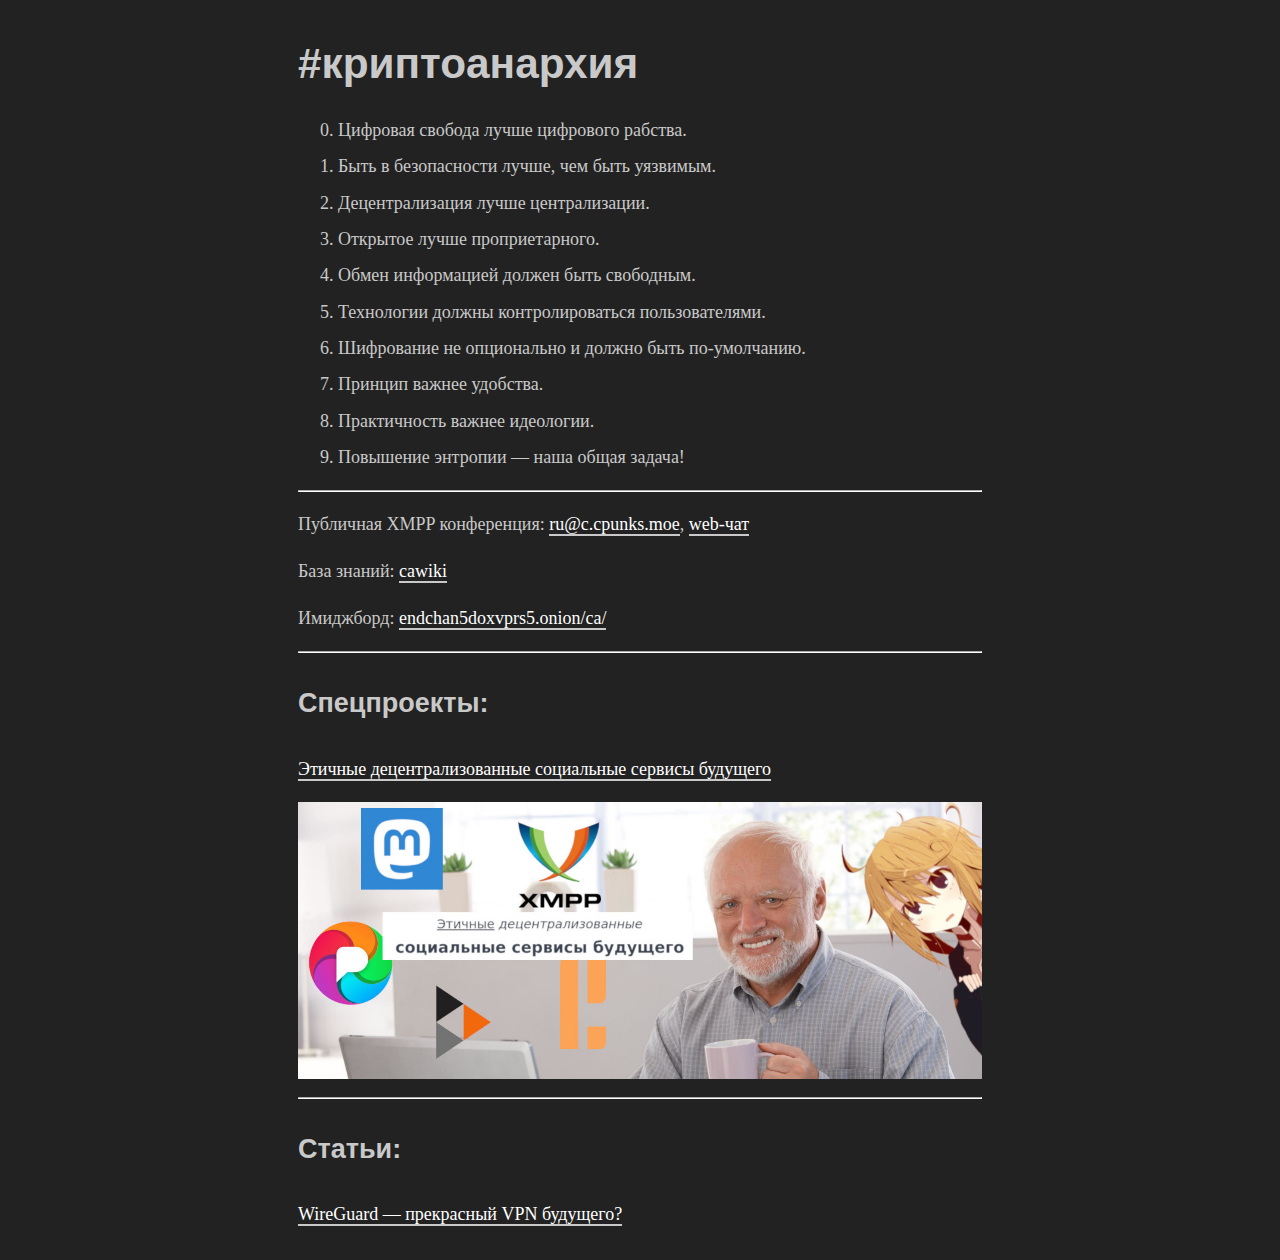
<file: index.html>
<!DOCTYPE html>
<html>
    <head>
        <meta charset="utf-8">
        <link href="style.css" rel="stylesheet">
        <title>Криптоанархия</title>
        <meta name="description" content="Свободные технологии прекрасной России будущего">

         <!-- Twitter Card data -->
        <meta name="twitter:card" content="summary">
        <meta name="twitter:title" content="Криптоанархия">
        <meta name="twitter:description" content="Свободные технологии прекрасной России будущего">
        <meta name="twitter:image" content="https://join.cryptoanarchy.rocks/images/ca.png">

        <!-- Open Graph data -->
        <meta property="og:title" content="Криптоанархия" />
        <meta property="og:description" content="Свободные технологии прекрасной России будущего" />
        <meta property="og:type" content="article" />
        <meta property="og:url" content="https://join.cryptoanarchy.rocks/" />
        <meta property="og:image" content="https://join.cryptoanarchy.rocks/images/ca.png" />
        <meta property="og:site_name" content="Криптоанархия" />
    </head>
    <body>
        <div class="container">
            <article>
                <header>
                    <h1>#криптоанархия</h1>
                </header>
                <section class="thesises">
                    <ol start="0">
                        <li>Цифровая свобода лучше цифрового рабства.</li>
                        <li>Быть в безопасности лучше, чем быть уязвимым.</li>
                        <li>Децентрализация лучше централизации.</li>
                        <li>Открытое лучше проприетарного.</li>
                        <li>Обмен информацией должен быть свободным.</li>
                        <li>Технологии должны контролироваться пользователями.</li>
                        <li>Шифрование не опционально и должно быть по-умолчанию.</li>
                        <li>Принцип важнее удобства.</li>
                        <li>Практичность важнее идеологии.</li>
                        <li>Повышение энтропии — наша общая задача!</li>
                    </ol>
                </section>
                <hr>
                <section class="public-resources">
                    <p>
                        Публичная XMPP конференция: <a href="xmpp:ru@c.cpunks.moe?join">ru@c.cpunks.moe</a>,  
                        <a target="_blank" href="https://chat.jabb.im/?r=ru@c.cpunks.moe'//">web-чат</a>
                    </p>
                    <p>База знаний: <a href="https://cawiki.herokuapp.com/">cawiki</a></p>
                    <p>Имиджборд: <a href="http://endchan5doxvprs5.onion/ca/">endchan5doxvprs5.onion/ca/</a></p>
                </section>
                <hr>
                <section class="projects">
                    <h4>Спецпроекты: </h4>
                    <p><a href="social/index.html">Этичные децентрализованные социальные сервисы будущего</a></p>
                    <img src="social/images/banner.jpg" >
                </section>
                <hr>
                <section class="pages">
                    <h4>Статьи:</h4>
                    <p><a href="pages/10-12-2018-wireguard.html">WireGuard — прекрасный VPN будущего?</a></p>
                </section>
            </article>
        </div>
    </body>
</html>
</file>
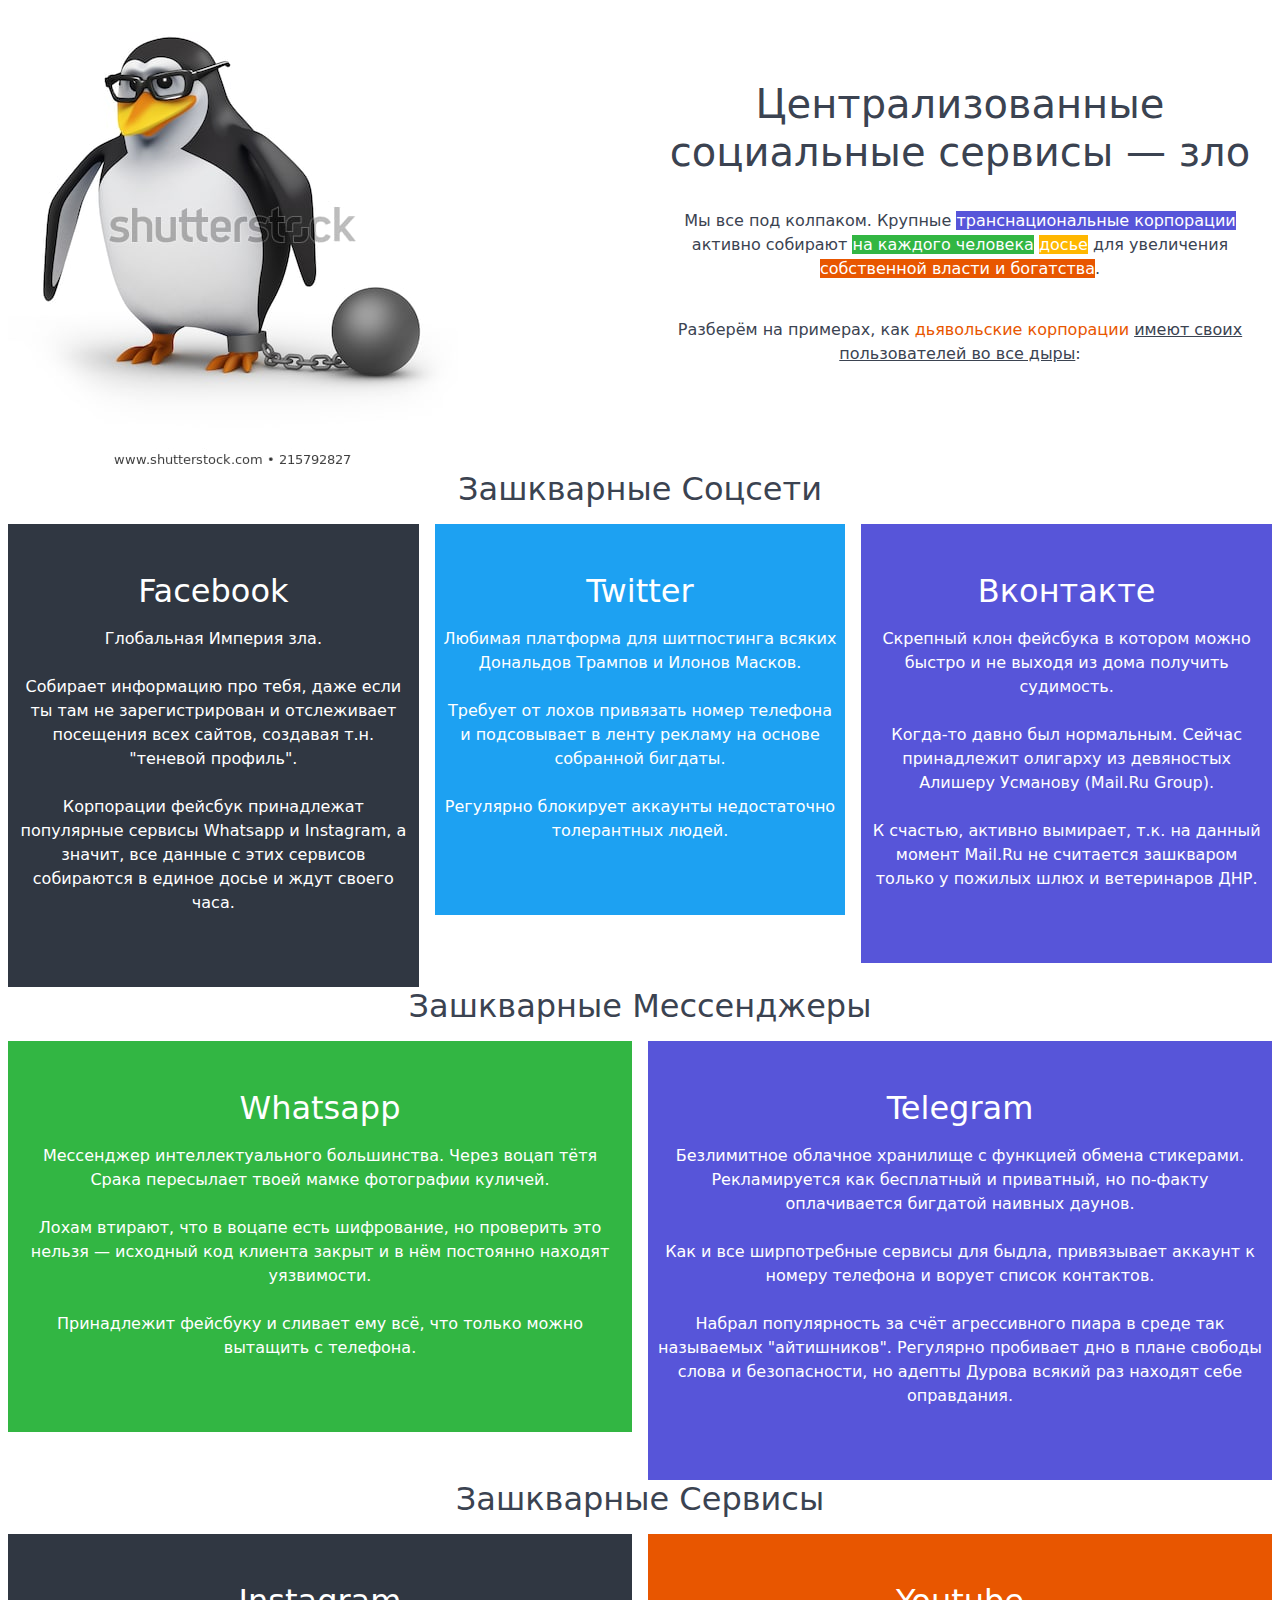
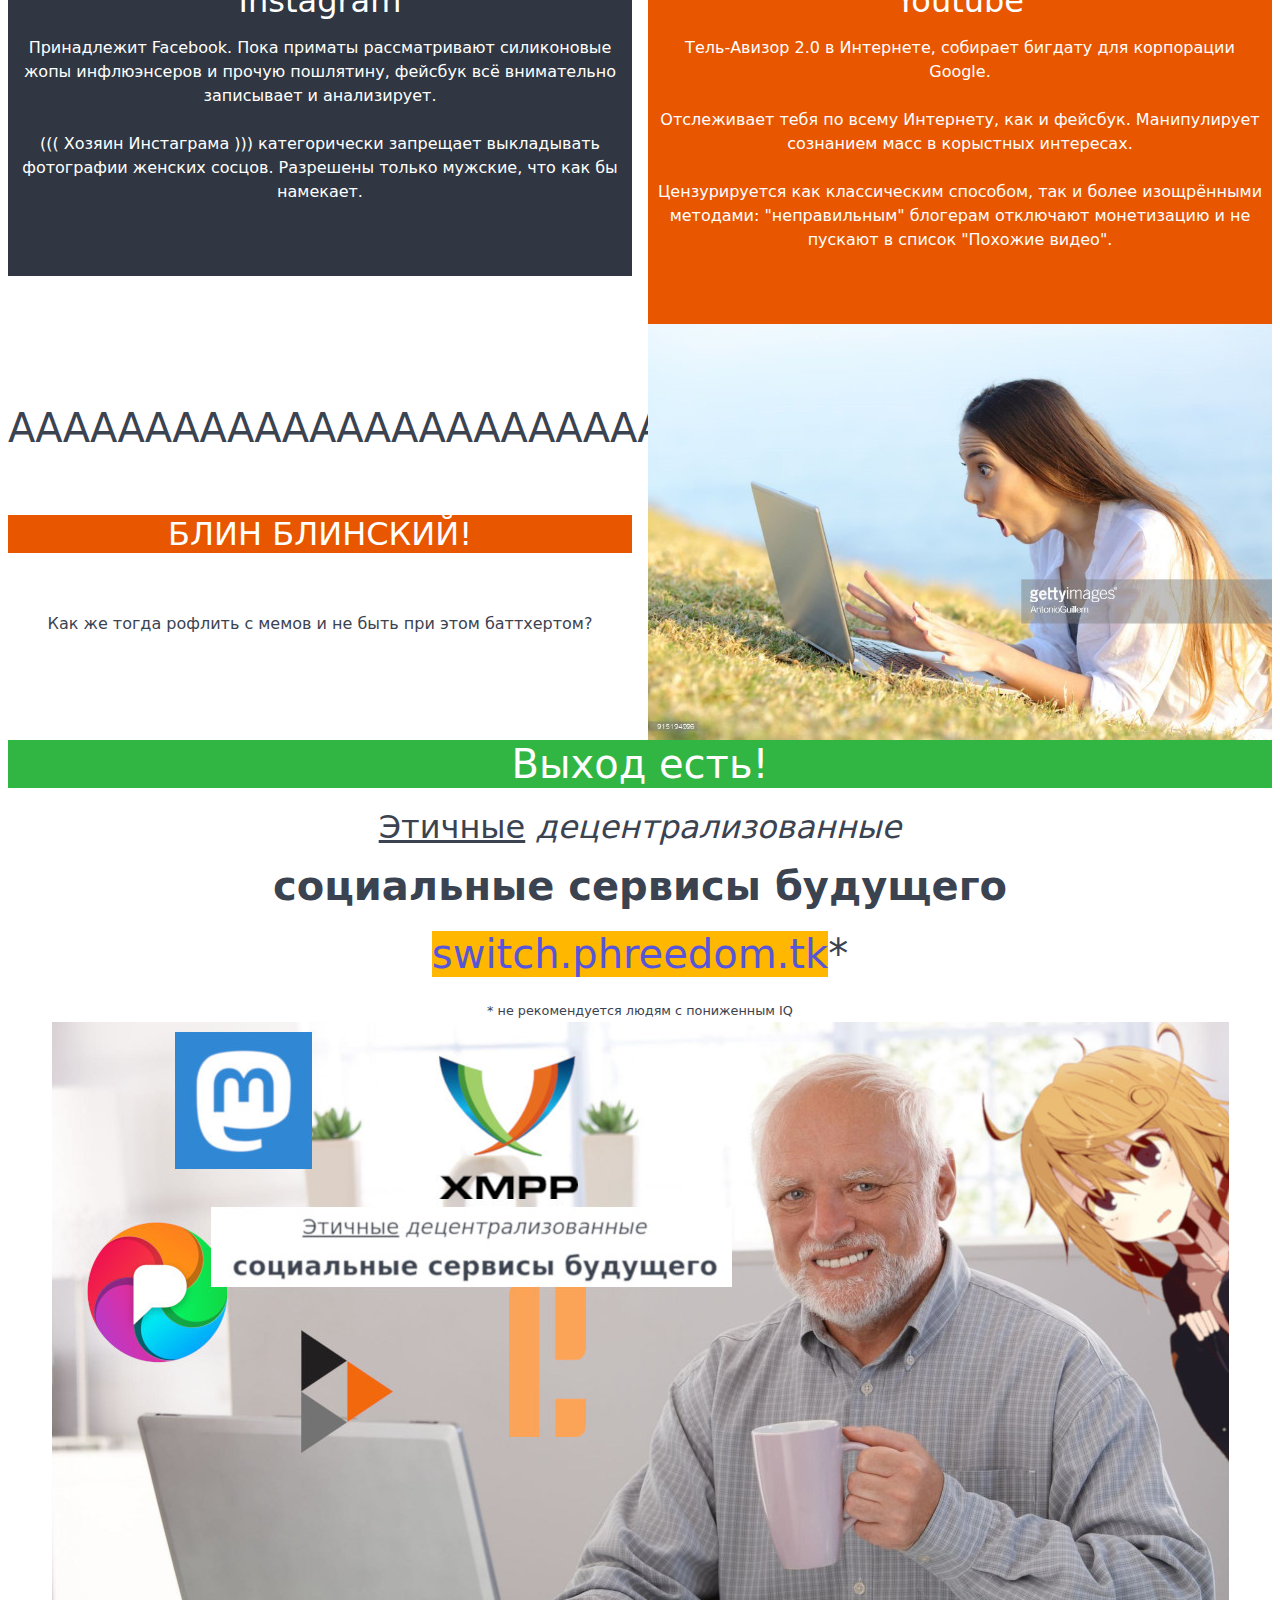
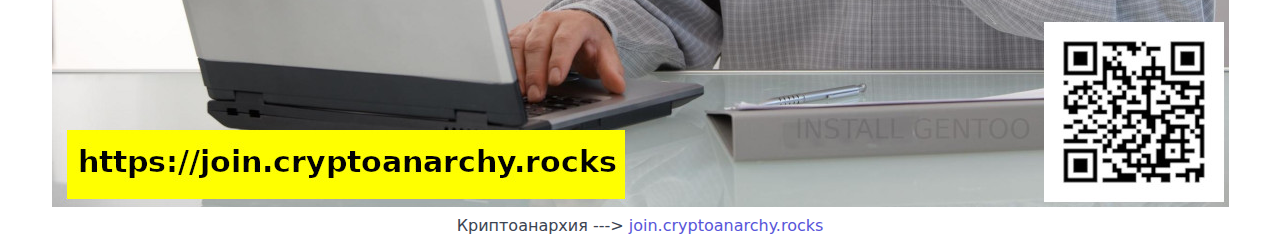
<file: social/index.html>
<!DOCTYPE html>
<html>
    <head>
        <meta charset="utf-8">
        <link rel="stylesheet" href="spectre/spectre.min.css">
        <link rel="stylesheet" href="spectre/spectre-exp.min.css">
        <link rel="stylesheet" href="spectre/spectre-icons.min.css">

        <title>Этичные децентрализованные социальные сервисы будущего</title>
        <meta name="description" content="Как рофлить с мемов и не быть при этом баттхертом?">

         <!-- Twitter Card data -->
        <meta name="twitter:card" content="summary">
        <meta name="twitter:title" content="Этичные децентрализованные социальные сервисы будущего">
        <meta name="twitter:description" content="Как рофлить с мемов и не быть при этом баттхертом?">
        <meta name="twitter:image" content="https://join.cryptoanarchy.rocks/social/images/banner.jpg">

        <!-- Open Graph data -->
        <meta property="og:title" content="Этичные децентрализованные социальные сервисы будущего" />
        <meta property="og:description" content="Как рофлить с мемов и не быть при этом баттхертом?" />
        <meta property="og:type" content="article" />
        <meta property="og:url" content="https://join.cryptoanarchy.rocks/social/" />
        <meta property="og:image" content="https://join.cryptoanarchy.rocks/social/images/banner.jpg" />
        <meta property="og:site_name" content="Криптоанархия" />

        <style>.bg-blue { background: #1da1f2; color: white;}</style>
    </head>
    <body>
        <div class="container text-center">
            <div class="columns">
                <div class="column col-sm-12 col-6">
                    <img class="img-responsive" src="images/slave.jpg">
                </div>
                <div class="column col-sm-12 col-6 hero">
                    <h1>Централизованные социальные сервисы — зло</h1>
                    <p>Мы все под колпаком. Крупные <span class="bg-primary">транснациональные корпорации</span> активно собирают 
                    <span class="bg-success">на каждого человека</span> <span class="bg-warning">досье</span> для увеличения <span class="bg-error">собственной власти и богатства</span>. </p>
                    <p>Разберём на примерах, как <span class="text-error">дьявольские корпорации</span> <u>имеют своих пользователей во все дыры</u>:</p>
                </div>
            </div>

            <h2>Зашкварные Соцсети</h2>

            <div class="columns">
                <div class="column col-sm-12 col-md-6 col-4">
                    <div class="hero hero-sm bg-dark">
                        <div class="hero-body">
                            <h2>Facebook</h2>
                            <p>Глобальная Империя зла.</p>
                            <p>Собирает информацию про тебя, даже если ты 
                            там не зарегистрирован и отслеживает посещения всех сайтов, создавая т.н. "теневой профиль".</p>
                            <p>Корпорации фейсбук принадлежат популярные сервисы Whatsapp и Instagram,  
                            а значит, все данные с этих сервисов собираются в единое досье и ждут своего часа.</p>
                        </div>
                    </div>
                </div>

                <div class="column col-sm-12 col-md-6 col-4">
                    <div class="hero hero-sm bg-blue">
                        <div class="hero-body">
                            <h2>Twitter</h2>
                            <p>Любимая платформа для шитпостинга всяких Дональдов Трампов и Илонов Масков.</p>
                            <p>Требует от лохов привязать номер телефона и подсовывает в ленту рекламу на основе собранной бигдаты.</p>
                            <p>Регулярно блокирует аккаунты недостаточно толерантных людей.</p>
                        </div>
                    </div>
                </div>

                <div class="column col-sm-12 col-md-6 col-4">
                    <div class="hero hero-sm bg-primary">
                        <div class="hero-body">
                            <h2>Вконтакте</h2>
                            <p>Скрепный клон фейсбука в котором можно быстро и не выходя из дома получить судимость.  </p>
                            <p>Когда-то давно был нормальным. Сейчас принадлежит олигарху из девяностых Алишеру Усманову (Mail.Ru Group). </p>
                            <p>К счастью, активно вымирает, т.к. на данный момент Mail.Ru не считается зашкваром только у пожилых шлюх и ветеринаров ДНР.</p>
                        </div>
                    </div>
                </div>

            </div>

            <h2>Зашкварные Мессенджеры</h2>

            <div class="columns">
                <div class="column col-sm-12 col-6">
                    <div class="hero hero-sm bg-success">
                        <div class="hero-body">
                            <h2>Whatsapp</h2>
                            <p>Мессенджер интеллектуального большинства. Через воцап тётя Срака пересылает твоей мамке фотографии куличей. </p> 
                            <p>Лохам втирают, что в воцапе есть шифрование, но проверить это нельзя — исходный код клиента закрыт и в нём постоянно находят уязвимости.  
                            </p>
                            <p>Принадлежит фейсбуку и сливает ему всё, что только можно вытащить с телефона.</p>
                        </div>
                    </div>
                </div>

                <div class="column col-sm-12 col-6">
                    <div class="hero hero-sm bg-primary">
                        <div class="hero-body">
                            <h2>Telegram</h2>
                            <p>Безлимитное облачное хранилище с функцией обмена стикерами. Рекламируется как бесплатный и приватный, но по-факту оплачивается бигдатой наивных даунов.</p>
                            <p>Как и все ширпотребные сервисы для быдла, привязывает аккаунт к номеру телефона и ворует список контактов.</p>
                            <p>Набрал популярность за счёт агрессивного пиара в среде так называемых "айтишников".
                            Регулярно пробивает дно в плане свободы слова и безопасности, но адепты Дурова всякий раз находят себе оправдания.</p>
                        </div>
                    </div>
                </div>
            </div>

            <h2>Зашкварные Сервисы</h2>

            <div class="columns">
                <div class="column col-sm-12 col-6">
                    <div class="hero hero-sm bg-dark">
                        <div class="hero-body">
                            <h2>Instagram</h2>
                            <p>Принадлежит Facebook. Пока приматы рассматривают силиконовые жопы инфлюэнсеров и прочую пошлятину, фейсбук всё внимательно записывает и анализирует.</p>
                            <p>((( Хозяин Инстаграма ))) категорически запрещает выкладывать фотографии женских сосцов. Разрешены только мужские, что как бы намекает.</p>
                        </div>
                    </div>
                </div>
                <div class="column col-sm-12 col-6">
                    <div class="hero hero-sm bg-error">
                        <div class="hero-body">
                            <h2>Youtube</h2>
                            <p>Тель-Авизор 2.0 в Интернете, собирает бигдату для корпорации Google.</p>
                            <p>Отслеживает тебя по всему Интернету, как и фейсбук. Манипулирует сознанием масс в корыстных интересах.</p>
                            <p>Цензурируется как классическим способом, так и более изощрёнными методами: "неправильным" блогерам отключают монетизацию и не пускают в список "Похожие видео".</p>
                        </div>
                    </div>
                </div>
            </div>

            <div class="columns">
                <div class="column col-sm-12 col-6 hero">
                    <h1>ААААААААААААААААААААААААААААААААААААААААА</h1>
                    <h2 class="bg-error">БЛИН БЛИНСКИЙ!</h2>
                    <p>Как же тогда рофлить с мемов и не быть при этом баттхертом?</p>
                </div>
                <div class="column col-sm-12 col-6">
                    <img class="img-responsive" src="images/omg.jpg">
                </div>
            </div>

            <div>
                <h1 class="bg-success">Выход есть!</h1>
                <h2><u>Этичные</u> <i>децентрализованные</i></h2>
                <h1><b>социальные сервисы будущего</b></h1>
                <h1><a href="https://switch.phreedom.tk/social.html" target="_blank" class="bg-warning text-primary">switch.phreedom.tk</a>*</h1>
                <small>* не рекомендуется людям с пониженным IQ</small>
                <img class="img-responsive show-lg" src="images/happy2.jpg">
                <img class="img-fit-contain hide-lg" src="images/happy2.jpg">
            </div>
            <div>Криптоанархия ---&gt; <a class="text-primary" href="https://join.cryptoanarchy.rocks">join.cryptoanarchy.rocks</a></div>

        </div> <!-- /container -->
    </body>
</html>
</file>
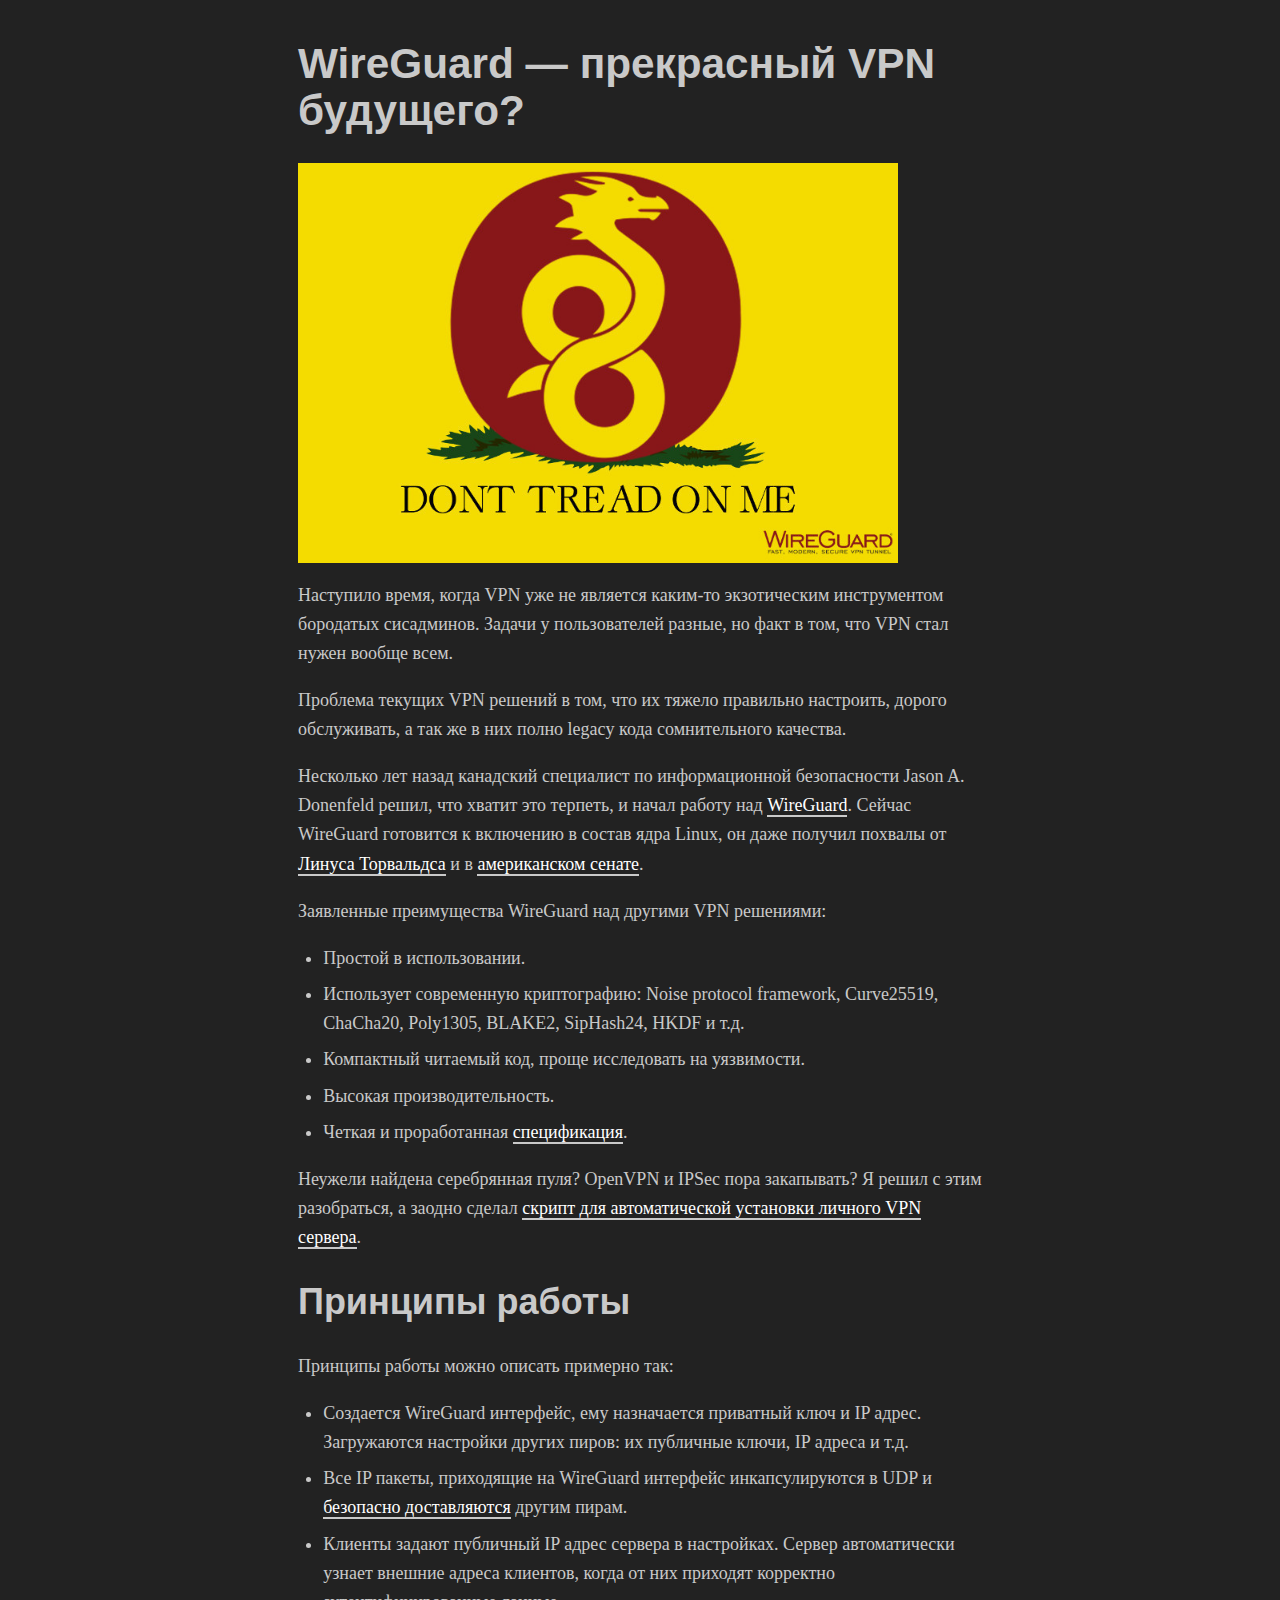
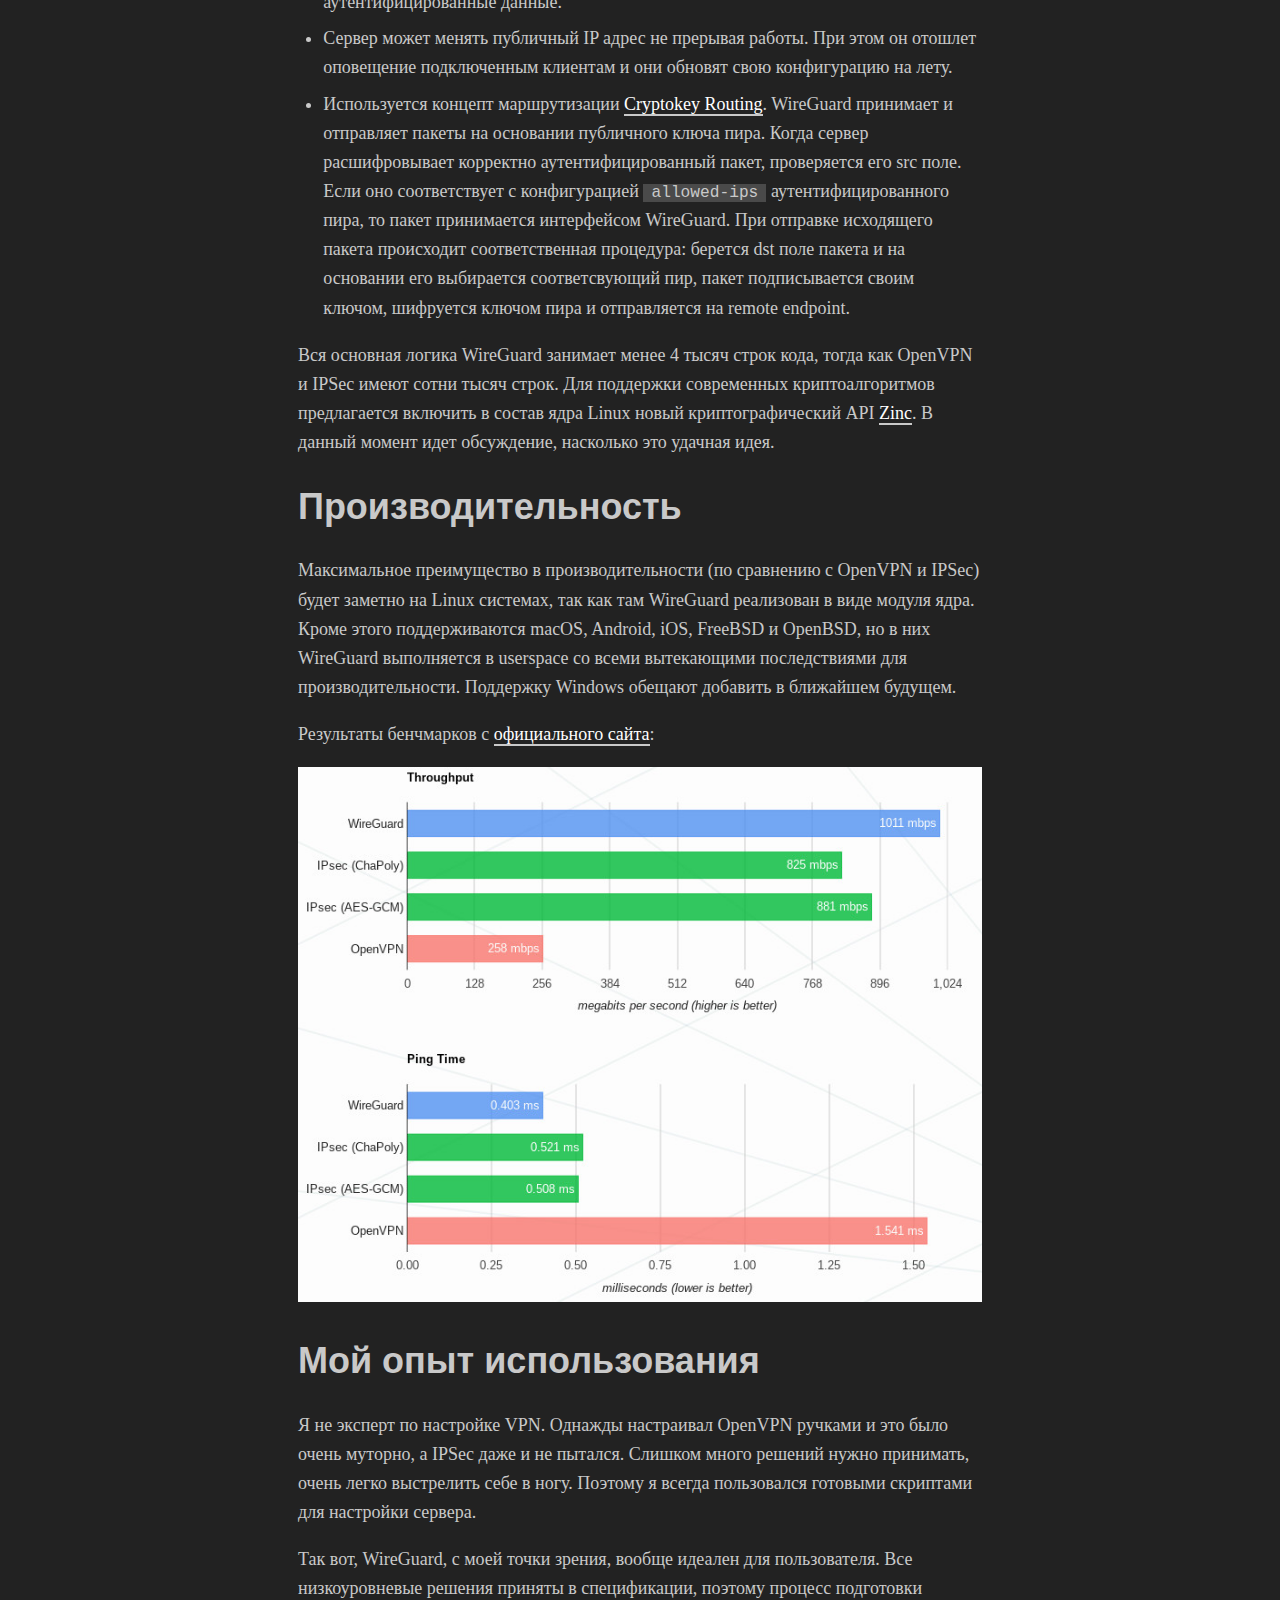
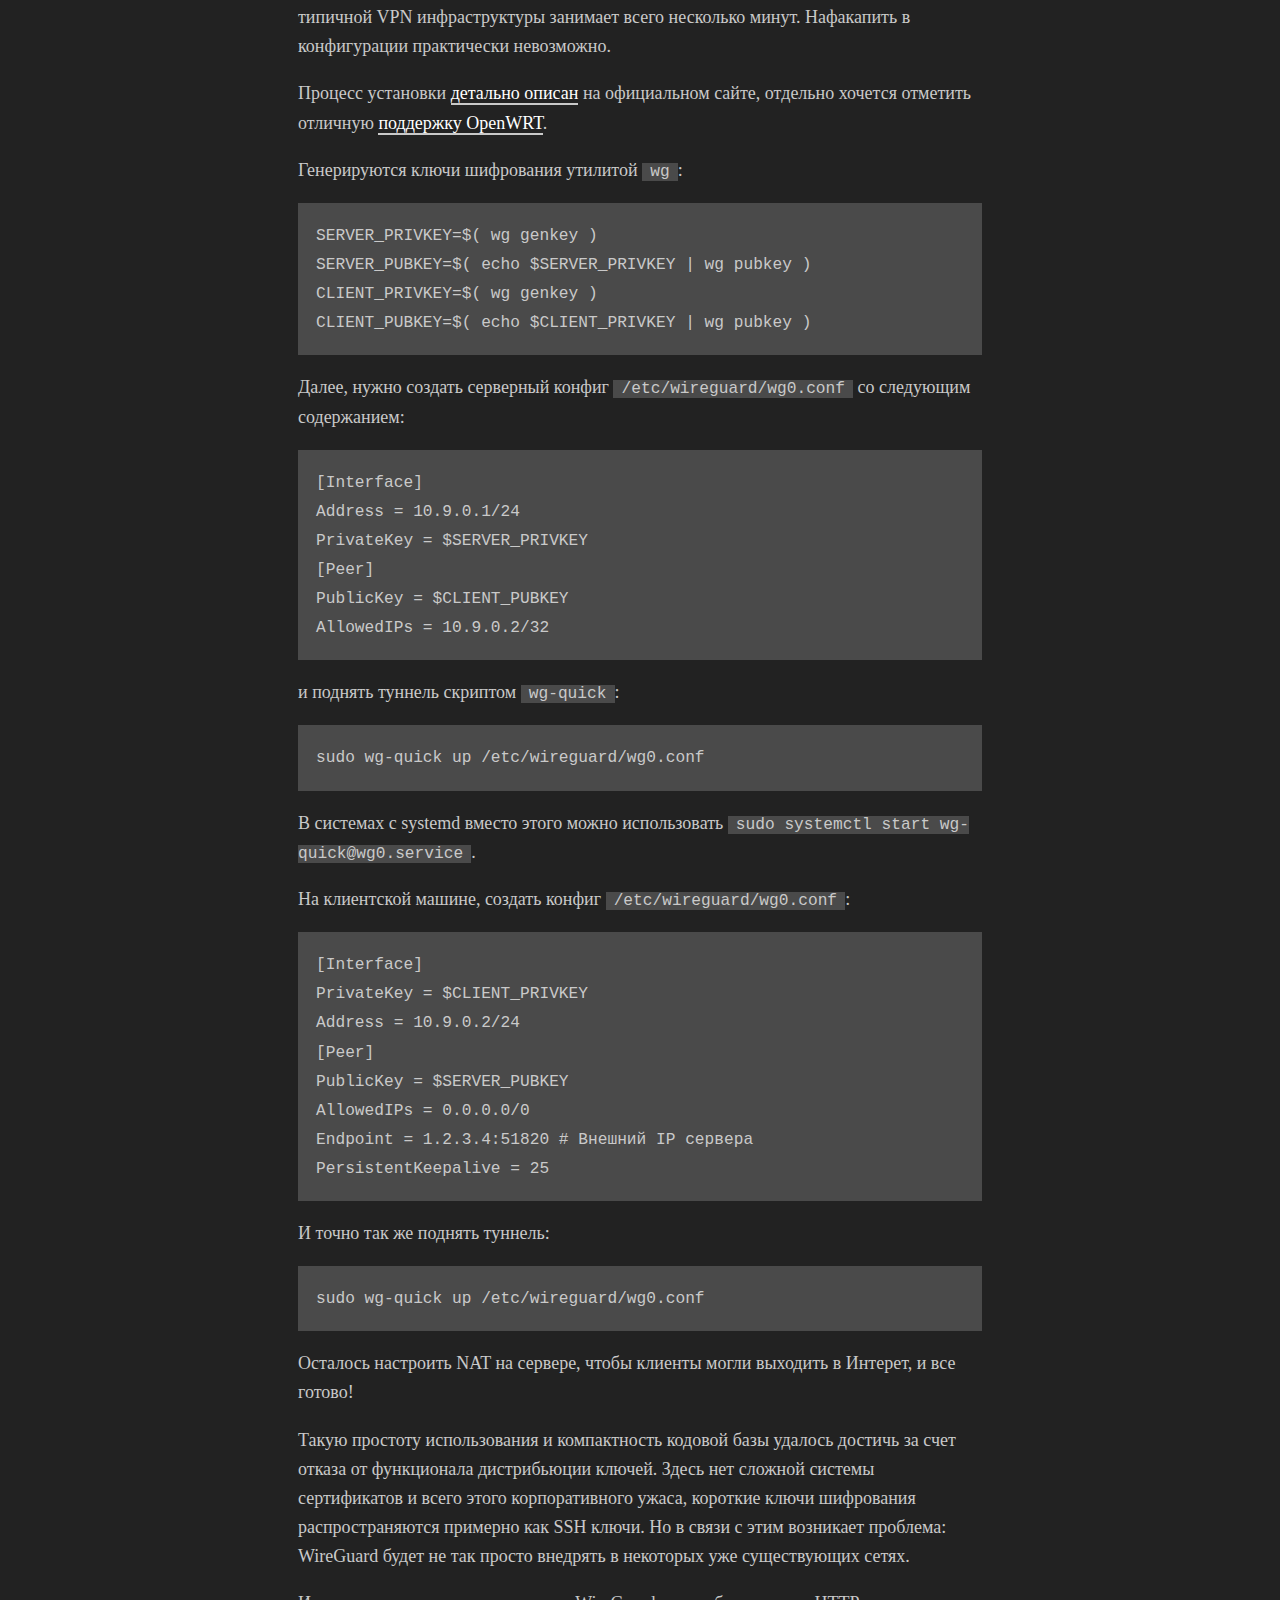
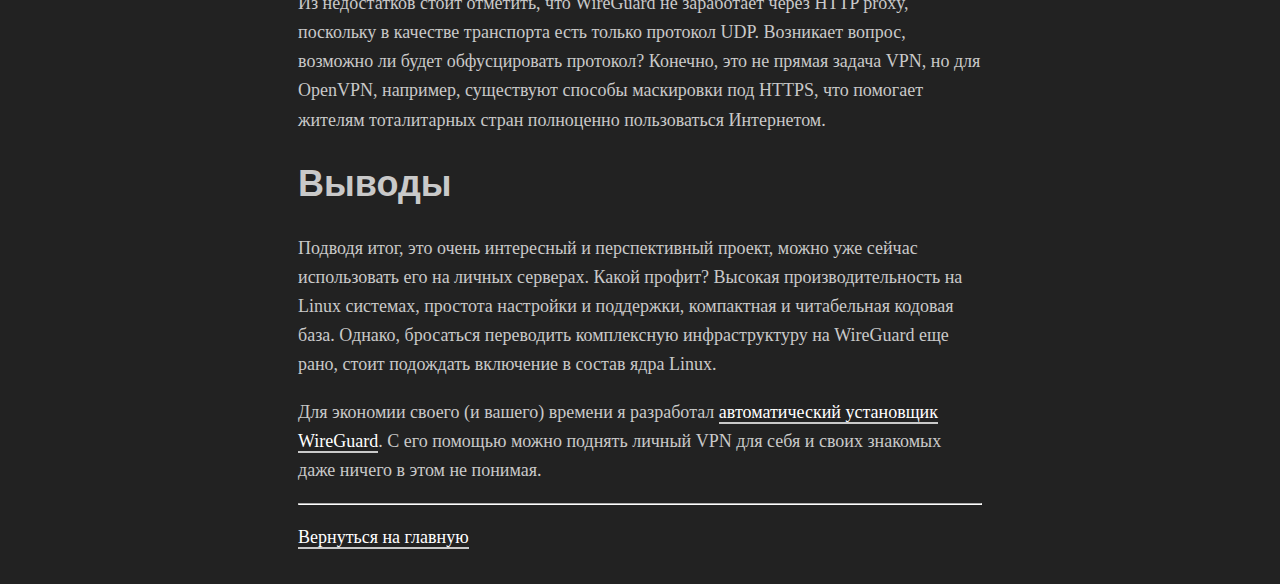
<file: pages/10-12-2018-wireguard.html>
<!DOCTYPE html>
<html>
<head>
    <meta charset="utf-8">
    <title>No title</title>
    <link href="/style.css" rel="stylesheet">
</head>
<body>
<h1 id="wireguard-прекрасный-vpn-будущего">WireGuard — прекрасный VPN будущего?</h1>
<p><img src="images/wireguard-1.jpeg" width="600" align="center"/></p>
<p>Наступило время, когда VPN уже не является каким-то экзотическим инструментом бородатых сисадминов. Задачи у пользователей разные, но факт в том, что VPN стал нужен вообще всем.</p>
<p>Проблема текущих VPN решений в том, что их тяжело правильно настроить, дорого обслуживать, а так же в них полно legacy кода сомнительного качества.</p>
<p>Несколько лет назад канадский специалист по информационной безопасности Jason A. Donenfeld решил, что хватит это терпеть, и начал работу над <a href="https://www.wireguard.com/">WireGuard</a>. Сейчас WireGuard готовится к включению в состав ядра Linux, он даже получил похвалы от <a href="https://lists.openwall.net/netdev/2018/08/02/124">Линуса Торвальдса</a> и в <a href="https://www.xda-developers.com/us-senator-pushes-government-use-wireguard-vpn/">американском сенате</a>.</p>
<p>Заявленные преимущества WireGuard над другими VPN решениями:</p>
<ul>
<li>Простой в использовании.</li>
<li>Использует современную криптографию: Noise protocol framework, Curve25519, ChaCha20, Poly1305, BLAKE2, SipHash24, HKDF и т.д.</li>
<li>Компактный читаемый код, проще исследовать на уязвимости.</li>
<li>Высокая производительность.</li>
<li>Четкая и проработанная <a href="https://www.wireguard.com/papers/wireguard.pdf">спецификация</a>.</li>
</ul>
<p>Неужели найдена серебрянная пуля? OpenVPN и IPSec пора закапывать? Я решил с этим разобраться, а заодно сделал <a href="https://github.com/l-n-s/wireguard-install">скрипт для автоматической установки личного VPN сервера</a>.</p>
<h2 id="принципы-работы">Принципы работы</h2>
<p>Принципы работы можно описать примерно так:</p>
<ul>
<li>Создается WireGuard интерфейс, ему назначается приватный ключ и IP адрес. Загружаются настройки других пиров: их публичные ключи, IP адреса и т.д.</li>
<li>Все IP пакеты, приходящие на WireGuard интерфейс инкапсулируются в UDP и <a href="https://www.wireguard.com/protocol/">безопасно доставляются</a> другим пирам.</li>
<li>Клиенты задают публичный IP адрес сервера в настройках. Сервер автоматически узнает внешние адреса клиентов, когда от них приходят корректно аутентифицированные данные.</li>
<li>Сервер может менять публичный IP адрес не прерывая работы. При этом он отошлет оповещение подключенным клиентам и они обновят свою конфигурацию на лету.</li>
<li>Используется концепт маршрутизации <a href="https://www.wireguard.com/#cryptokey-routing">Cryptokey Routing</a>. WireGuard принимает и отправляет пакеты на основании публичного ключа пира. Когда сервер расшифровывает корректно аутентифицированный пакет, проверяется его src поле. Если оно соответствует с конфигурацией <code>allowed-ips</code> аутентифицированного пира, то пакет принимается интерфейсом WireGuard. При отправке исходящего пакета происходит соответственная процедура: берется dst поле пакета и на основании его выбирается соответсвующий пир, пакет подписывается своим ключом, шифруется ключом пира и отправляется на remote endpoint.</li>
</ul>
<p>Вся основная логика WireGuard занимает менее 4 тысяч строк кода, тогда как OpenVPN и IPSec имеют сотни тысяч строк. Для поддержки современных криптоалгоритмов предлагается включить в состав ядра Linux новый криптографический API <a href="https://marc.info/?l=linux-netdev&amp;m=153306437408074&amp;w=2">Zinc</a>. В данный момент идет обсуждение, насколько это удачная идея.</p>
<h2 id="производительность">Производительность</h2>
<p>Максимальное преимущество в производительности (по сравнению с OpenVPN и IPSec) будет заметно на Linux системах, так как там WireGuard реализован в виде модуля ядра. Кроме этого поддерживаются macOS, Android, iOS, FreeBSD и OpenBSD, но в них WireGuard выполняется в userspace со всеми вытекающими последствиями для производительности. Поддержку Windows обещают добавить в ближайшем будущем.</p>
<p>Результаты бенчмарков с <a href="https://www.wireguard.com/performance/">официального сайта</a>:</p>
<div class="figure">
<img src="images/wireguard-2.jpeg" />

</div>
<h2 id="мой-опыт-использования">Мой опыт использования</h2>
<p>Я не эксперт по настройке VPN. Однажды настраивал OpenVPN ручками и это было очень муторно, а IPSec даже и не пытался. Слишком много решений нужно принимать, очень легко выстрелить себе в ногу. Поэтому я всегда пользовался готовыми скриптами для настройки сервера.</p>
<p>Так вот, WireGuard, с моей точки зрения, вообще идеален для пользователя. Все низкоуровневые решения приняты в спецификации, поэтому процесс подготовки типичной VPN инфраструктуры занимает всего несколько минут. Нафакапить в конфигурации практически невозможно.</p>
<p>Процесс установки <a href="https://www.wireguard.com/install/">детально описан</a> на официальном сайте, отдельно хочется отметить отличную <a href="https://openwrt.org/docs/guide-user/network/tunneling_interface_protocols#protocol_wireguard_wireguard_vpn">поддержку OpenWRT</a>.</p>
<p>Генерируются ключи шифрования утилитой <code>wg</code>:</p>
<pre><code>SERVER_PRIVKEY=$( wg genkey )
SERVER_PUBKEY=$( echo $SERVER_PRIVKEY | wg pubkey )
CLIENT_PRIVKEY=$( wg genkey )
CLIENT_PUBKEY=$( echo $CLIENT_PRIVKEY | wg pubkey )</code></pre>
<p>Далее, нужно создать серверный конфиг <code>/etc/wireguard/wg0.conf</code> со следующим содержанием:</p>
<pre><code>[Interface]
Address = 10.9.0.1/24
PrivateKey = $SERVER_PRIVKEY
[Peer]
PublicKey = $CLIENT_PUBKEY
AllowedIPs = 10.9.0.2/32</code></pre>
<p>и поднять туннель скриптом <code>wg-quick</code>:</p>
<pre><code>sudo wg-quick up /etc/wireguard/wg0.conf</code></pre>
<p>В системах с systemd вместо этого можно использовать <code>sudo systemctl start wg-quick@wg0.service</code>.</p>
<p>На клиентской машине, создать конфиг <code>/etc/wireguard/wg0.conf</code>:</p>
<pre><code>[Interface]
PrivateKey = $CLIENT_PRIVKEY
Address = 10.9.0.2/24
[Peer]
PublicKey = $SERVER_PUBKEY
AllowedIPs = 0.0.0.0/0
Endpoint = 1.2.3.4:51820 # Внешний IP сервера
PersistentKeepalive = 25 </code></pre>
<p>И точно так же поднять туннель:</p>
<pre><code>sudo wg-quick up /etc/wireguard/wg0.conf</code></pre>
<p>Осталось настроить NAT на сервере, чтобы клиенты могли выходить в Интерет, и все готово!</p>
<p>Такую простоту использования и компактность кодовой базы удалось достичь за счет отказа от функционала дистрибьюции ключей. Здесь нет сложной системы сертификатов и всего этого корпоративного ужаса, короткие ключи шифрования распространяются примерно как SSH ключи. Но в связи с этим возникает проблема: WireGuard будет не так просто внедрять в некоторых уже существующих сетях.</p>
<p>Из недостатков стоит отметить, что WireGuard не заработает через HTTP proxy, поскольку в качестве транспорта есть только протокол UDP. Возникает вопрос, возможно ли будет обфусцировать протокол? Конечно, это не прямая задача VPN, но для OpenVPN, например, существуют способы маскировки под HTTPS, что помогает жителям тоталитарных стран полноценно пользоваться Интернетом.</p>
<h2 id="выводы">Выводы</h2>
<p>Подводя итог, это очень интересный и перспективный проект, можно уже сейчас использовать его на личных серверах. Какой профит? Высокая производительность на Linux системах, простота настройки и поддержки, компактная и читабельная кодовая база. Однако, бросаться переводить комплексную инфраструктуру на WireGuard еще рано, стоит подождать включение в состав ядра Linux.</p>
<p>Для экономии своего (и вашего) времени я разработал <a href="https://github.com/l-n-s/wireguard-install">автоматический установщик WireGuard</a>. С его помощью можно поднять личный VPN для себя и своих знакомых даже ничего в этом не понимая.</p>
    <hr>
    <p>
        <a href="/">Вернуться на главную</a>
    </p>
</body>
</html>
</file>
<file: style.css>
/*! normalize.css v5.0.0 | MIT License | github.com/necolas/normalize.css */

/**
 * 1. Change the default font family in all browsers (opinionated).
 * 2. Correct the line height in all browsers.
 * 3. Prevent adjustments of font size after orientation changes in
 *    IE on Windows Phone and in iOS.
 */

/* Document
   ========================================================================== */

html {
  font-family: sans-serif; /* 1 */
  line-height: 1.15; /* 2 */
  -ms-text-size-adjust: 100%; /* 3 */
  -webkit-text-size-adjust: 100%; /* 3 */
}

/* Sections
   ========================================================================== */

/**
 * Remove the margin in all browsers (opinionated).
 */

body {
  margin: 0;
}

/**
 * Add the correct display in IE 9-.
 */

article,
aside,
footer,
header,
nav,
section {
  display: block;
}

/**
 * Correct the font size and margin on `h1` elements within `section` and
 * `article` contexts in Chrome, Firefox, and Safari.
 */

h1 {
  font-size: 2em;
  margin: 0.67em 0;
}

/* Grouping content
   ========================================================================== */

/**
 * Add the correct display in IE 9-.
 * 1. Add the correct display in IE.
 */

figcaption,
figure,
main { /* 1 */
  display: block;
}

/**
 * Add the correct margin in IE 8.
 */

figure {
  margin: 1em 40px;
}

/**
 * 1. Add the correct box sizing in Firefox.
 * 2. Show the overflow in Edge and IE.
 */

hr {
  box-sizing: content-box; /* 1 */
  height: 0; /* 1 */
  overflow: visible; /* 2 */
}

/**
 * 1. Correct the inheritance and scaling of font size in all browsers.
 * 2. Correct the odd `em` font sizing in all browsers.
 */

pre {
  font-family: monospace, monospace; /* 1 */
  font-size: 1em; /* 2 */
}

/* Text-level semantics
   ========================================================================== */

/**
 * 1. Remove the gray background on active links in IE 10.
 * 2. Remove gaps in links underline in iOS 8+ and Safari 8+.
 */

a {
  background-color: transparent; /* 1 */
  -webkit-text-decoration-skip: objects; /* 2 */
}

/**
 * Remove the outline on focused links when they are also active or hovered
 * in all browsers (opinionated).
 */

a:active,
a:hover {
  outline-width: 0;
}

/**
 * 1. Remove the bottom border in Firefox 39-.
 * 2. Add the correct text decoration in Chrome, Edge, IE, Opera, and Safari.
 */

abbr[title] {
  border-bottom: none; /* 1 */
  text-decoration: underline; /* 2 */
  text-decoration: underline dotted; /* 2 */
}

/**
 * Prevent the duplicate application of `bolder` by the next rule in Safari 6.
 */

b,
strong {
  font-weight: inherit;
}

/**
 * Add the correct font weight in Chrome, Edge, and Safari.
 */

b,
strong {
  font-weight: bolder;
}

/**
 * 1. Correct the inheritance and scaling of font size in all browsers.
 * 2. Correct the odd `em` font sizing in all browsers.
 */

code,
kbd,
samp {
  font-family: monospace, monospace; /* 1 */
  font-size: 1em; /* 2 */
}

/**
 * Add the correct font style in Android 4.3-.
 */

dfn {
  font-style: italic;
}

/**
 * Add the correct background and color in IE 9-.
 */

mark {
  background-color: #ff0;
  color: #000;
}

/**
 * Add the correct font size in all browsers.
 */

small {
  font-size: 80%;
}

/**
 * Prevent `sub` and `sup` elements from affecting the line height in
 * all browsers.
 */

sub,
sup {
  font-size: 75%;
  line-height: 0;
  position: relative;
  vertical-align: baseline;
}

sub {
  bottom: -0.25em;
}

sup {
  top: -0.5em;
}

/* Embedded content
   ========================================================================== */

/**
 * Add the correct display in IE 9-.
 */

audio,
video {
  display: inline-block;
}

/**
 * Add the correct display in iOS 4-7.
 */

audio:not([controls]) {
  display: none;
  height: 0;
}

/**
 * Remove the border on images inside links in IE 10-.
 */

img {
  border-style: none;
}

/**
 * Hide the overflow in IE.
 */

svg:not(:root) {
  overflow: hidden;
}

/* Forms
   ========================================================================== */

/**
 * 1. Change the font styles in all browsers (opinionated).
 * 2. Remove the margin in Firefox and Safari.
 */

button,
input,
optgroup,
select,
textarea {
  font-family: sans-serif; /* 1 */
  font-size: 100%; /* 1 */
  line-height: 1.15; /* 1 */
  margin: 0; /* 2 */
}

/**
 * Show the overflow in IE.
 * 1. Show the overflow in Edge.
 */

button,
input { /* 1 */
  overflow: visible;
}

/**
 * Remove the inheritance of text transform in Edge, Firefox, and IE.
 * 1. Remove the inheritance of text transform in Firefox.
 */

button,
select { /* 1 */
  text-transform: none;
}

/**
 * 1. Prevent a WebKit bug where (2) destroys native `audio` and `video`
 *    controls in Android 4.
 * 2. Correct the inability to style clickable types in iOS and Safari.
 */

button,
html [type="button"], /* 1 */
[type="reset"],
[type="submit"] {
  -webkit-appearance: button; /* 2 */
}

/**
 * Remove the inner border and padding in Firefox.
 */

button::-moz-focus-inner,
[type="button"]::-moz-focus-inner,
[type="reset"]::-moz-focus-inner,
[type="submit"]::-moz-focus-inner {
  border-style: none;
  padding: 0;
}

/**
 * Restore the focus styles unset by the previous rule.
 */

button:-moz-focusring,
[type="button"]:-moz-focusring,
[type="reset"]:-moz-focusring,
[type="submit"]:-moz-focusring {
  outline: 1px dotted ButtonText;
}

/**
 * Change the border, margin, and padding in all browsers (opinionated).
 */

fieldset {
  border: 1px solid #c0c0c0;
  margin: 0 2px;
  padding: 0.35em 0.625em 0.75em;
}

/**
 * 1. Correct the text wrapping in Edge and IE.
 * 2. Correct the color inheritance from `fieldset` elements in IE.
 * 3. Remove the padding so developers are not caught out when they zero out
 *    `fieldset` elements in all browsers.
 */

legend {
  box-sizing: border-box; /* 1 */
  color: inherit; /* 2 */
  display: table; /* 1 */
  max-width: 100%; /* 1 */
  padding: 0; /* 3 */
  white-space: normal; /* 1 */
}

/**
 * 1. Add the correct display in IE 9-.
 * 2. Add the correct vertical alignment in Chrome, Firefox, and Opera.
 */

progress {
  display: inline-block; /* 1 */
  vertical-align: baseline; /* 2 */
}

/**
 * Remove the default vertical scrollbar in IE.
 */

textarea {
  overflow: auto;
}

/**
 * 1. Add the correct box sizing in IE 10-.
 * 2. Remove the padding in IE 10-.
 */

[type="checkbox"],
[type="radio"] {
  box-sizing: border-box; /* 1 */
  padding: 0; /* 2 */
}

/**
 * Correct the cursor style of increment and decrement buttons in Chrome.
 */

[type="number"]::-webkit-inner-spin-button,
[type="number"]::-webkit-outer-spin-button {
  height: auto;
}

/**
 * 1. Correct the odd appearance in Chrome and Safari.
 * 2. Correct the outline style in Safari.
 */

[type="search"] {
  -webkit-appearance: textfield; /* 1 */
  outline-offset: -2px; /* 2 */
}

/**
 * Remove the inner padding and cancel buttons in Chrome and Safari on macOS.
 */

[type="search"]::-webkit-search-cancel-button,
[type="search"]::-webkit-search-decoration {
  -webkit-appearance: none;
}

/**
 * 1. Correct the inability to style clickable types in iOS and Safari.
 * 2. Change font properties to `inherit` in Safari.
 */

::-webkit-file-upload-button {
  -webkit-appearance: button; /* 1 */
  font: inherit; /* 2 */
}

/* Interactive
   ========================================================================== */

/*
 * Add the correct display in IE 9-.
 * 1. Add the correct display in Edge, IE, and Firefox.
 */

details, /* 1 */
menu {
  display: block;
}

/*
 * Add the correct display in all browsers.
 */

summary {
  display: list-item;
}

/* Scripting
   ========================================================================== */

/**
 * Add the correct display in IE 9-.
 */

canvas {
  display: inline-block;
}

/**
 * Add the correct display in IE.
 */

template {
  display: none;
}

/* Hidden
   ========================================================================== */

/**
 * Add the correct display in IE 10-.
 */

[hidden] {
  display: none;
}
/* $color-text: #dedce5; */
/* Sakura.css v1.0.0
 * ================
 * Minimal css theme.
 * Project: https://github.com/oxalorg/sakura
 */
/* Body */
html {
  font-size: 62.5%;
  font-family: serif; }

body {
  font-size: 1.8rem;
  line-height: 1.618;
  max-width: 38em;
  margin: auto;
  color: #c9c9c9;
  background-color: #222222;
  padding: 13px; }

@media (max-width: 684px) {
  body {
    font-size: 1.53rem; } }

@media (max-width: 382px) {
  body {
    font-size: 1.35rem; } }

h1, h2, h3, h4, h5, h6 {
  line-height: 1.1;
  font-family: Verdana, Geneva, sans-serif;
  font-weight: 700;
  overflow-wrap: break-word;
  word-wrap: break-word;
  -ms-word-break: break-all;
  word-break: break-word;
  -ms-hyphens: auto;
  -moz-hyphens: auto;
  -webkit-hyphens: auto;
  hyphens: auto; }

h1 {
  font-size: 2.35em; }

h2 {
  font-size: 2.00em; }

h3 {
  font-size: 1.75em; }

h4 {
  font-size: 1.5em; }

h5 {
  font-size: 1.25em; }

h6 {
  font-size: 1em; }

small, sub, sup {
  font-size: 75%; }

hr {
  border-color: #ffffff; }

a {
  text-decoration: none;
  color: #ffffff; }
  a:hover {
    color: #c9c9c9;
    border-bottom: 2px solid #c9c9c9; }

ul {
  padding-left: 1.4em; }

li {
  margin-bottom: 0.4em; }

blockquote {
  font-style: italic;
  margin-left: 1.5em;
  padding-left: 1em;
  border-left: 3px solid #ffffff; }

img {
  max-width: 100%; }

/* Pre and Code */
pre {
  background-color: #4a4a4a;
  display: block;
  padding: 1em;
  overflow-x: auto; }

code {
  font-size: 0.9em;
  padding: 0 0.5em;
  background-color: #4a4a4a;
  white-space: pre-wrap; }

pre > code {
  padding: 0;
  background-color: transparent;
  white-space: pre; }

/* Tables */
table {
  text-align: justify;
  width: 100%;
  border-collapse: collapse; }

td, th {
  padding: 0.5em;
  border-bottom: 1px solid #4a4a4a; }

/* Buttons, forms and input */
input, textarea {
  border: 1px solid #c9c9c9; }
  input:focus, textarea:focus {
    border: 1px solid #ffffff; }

textarea {
  width: 100%; }

.button, button, input[type="submit"], input[type="reset"], input[type="button"] {
  display: inline-block;
  padding: 5px 10px;
  text-align: center;
  text-decoration: none;
  white-space: nowrap;
  background-color: #ffffff;
  color: #222222;
  border-radius: 1px;
  border: 1px solid #ffffff;
  cursor: pointer;
  box-sizing: border-box; }
  .button[disabled], button[disabled], input[type="submit"][disabled], input[type="reset"][disabled], input[type="button"][disabled] {
    cursor: default;
    opacity: .5; }
  .button:focus, .button:hover, button:focus, button:hover, input[type="submit"]:focus, input[type="submit"]:hover, input[type="reset"]:focus, input[type="reset"]:hover, input[type="button"]:focus, input[type="button"]:hover {
    background-color: #c9c9c9;
    border-color: #c9c9c9;
    color: #222222;
    outline: 0; }

textarea, select, input[type] {
  color: #c9c9c9;
  padding: 6px 10px;
  /* The 6px vertically centers text on FF, ignored by Webkit */
  margin-bottom: 10px;
  background-color: #4a4a4a;
  border: 1px solid #4a4a4a;
  border-radius: 4px;
  box-shadow: none;
  box-sizing: border-box; }
  textarea:focus, select:focus, input[type]:focus {
    border: 1px solid #ffffff;
    outline: 0; }

input[type="checkbox"]:focus {
  outline: 1px dotted #ffffff; }

label, legend, fieldset {
  display: block;
  margin-bottom: .5rem;
  font-weight: 600; }

a { border-bottom: 2px solid #c9c9c9; }
</file>
